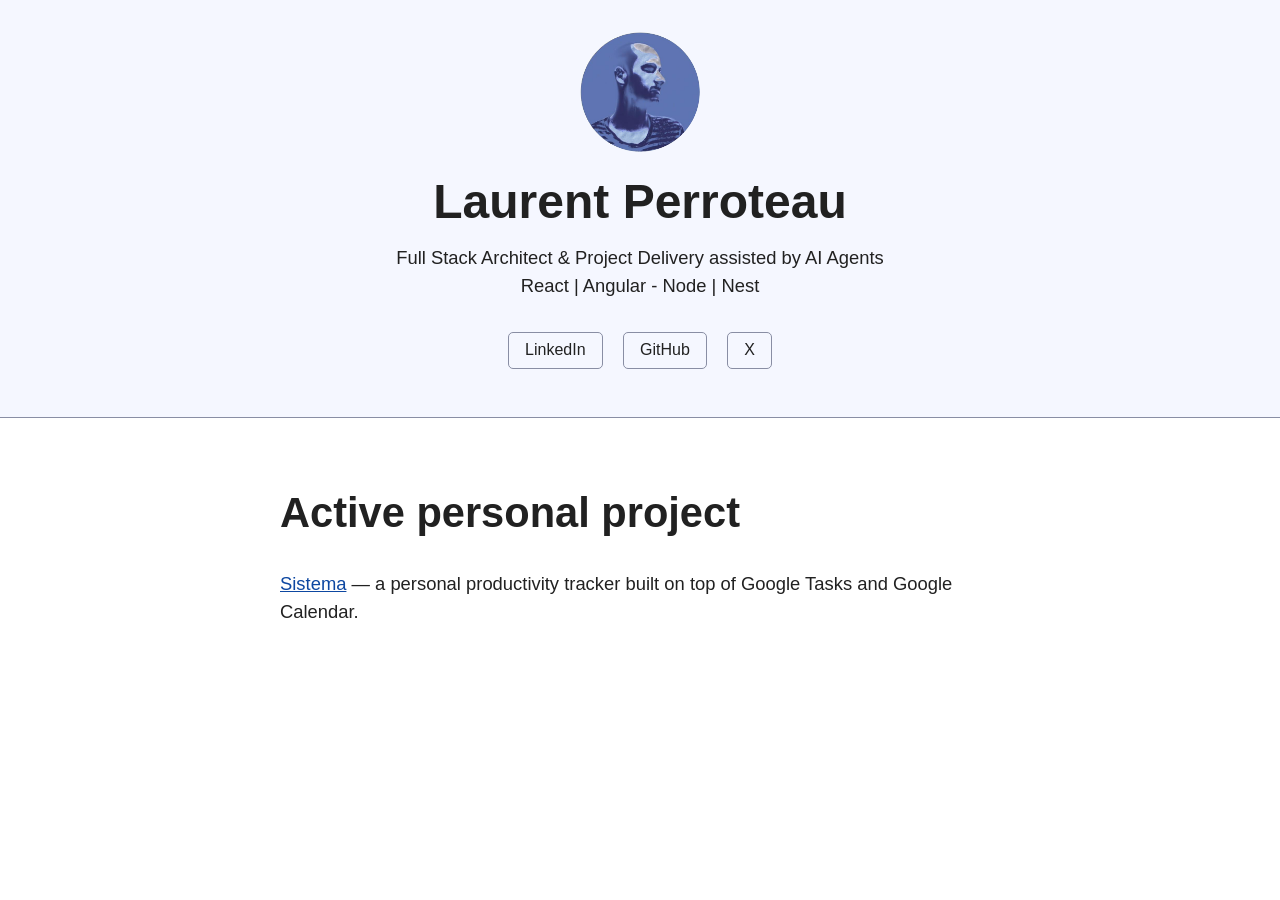
<file: index.html>
<!DOCTYPE html>
<html lang="en">
  <head>
    <meta charset="utf-8">
    <meta name="viewport" content="width=device-width, initial-scale=1">
    <title>Laurent Perroteau</title>
    <link rel="stylesheet" href="/simple.css">
  </head>
  <body>
    <header>
      <img src="/avatar.jpg" alt="Laurent Perroteau" width="120" height="120" style="border-radius: 50%; margin-top: 2rem">
      <h1>Laurent Perroteau</h1>
      <p>Full Stack Architect &amp; Project Delivery assisted by AI Agents<br>React | Angular - Node | Nest</p>
      <nav>
        <a href="https://www.linkedin.com/in/laurentperroteau" target="_blank" rel="noopener">LinkedIn</a>
        <a href="https://github.com/laurentperroteau" target="_blank" rel="noopener">GitHub</a>
        <a href="https://x.com/l_perroteau" target="_blank" rel="noopener">X</a>
      </nav>
    </header>
    <main>
      <h2>Active personal project</h2>
      <p>
        <a href="/sistema/">Sistema</a> — a personal productivity tracker built on top of
        Google Tasks and Google Calendar.
      </p>
    </main>
  </body>
</html>
</file>
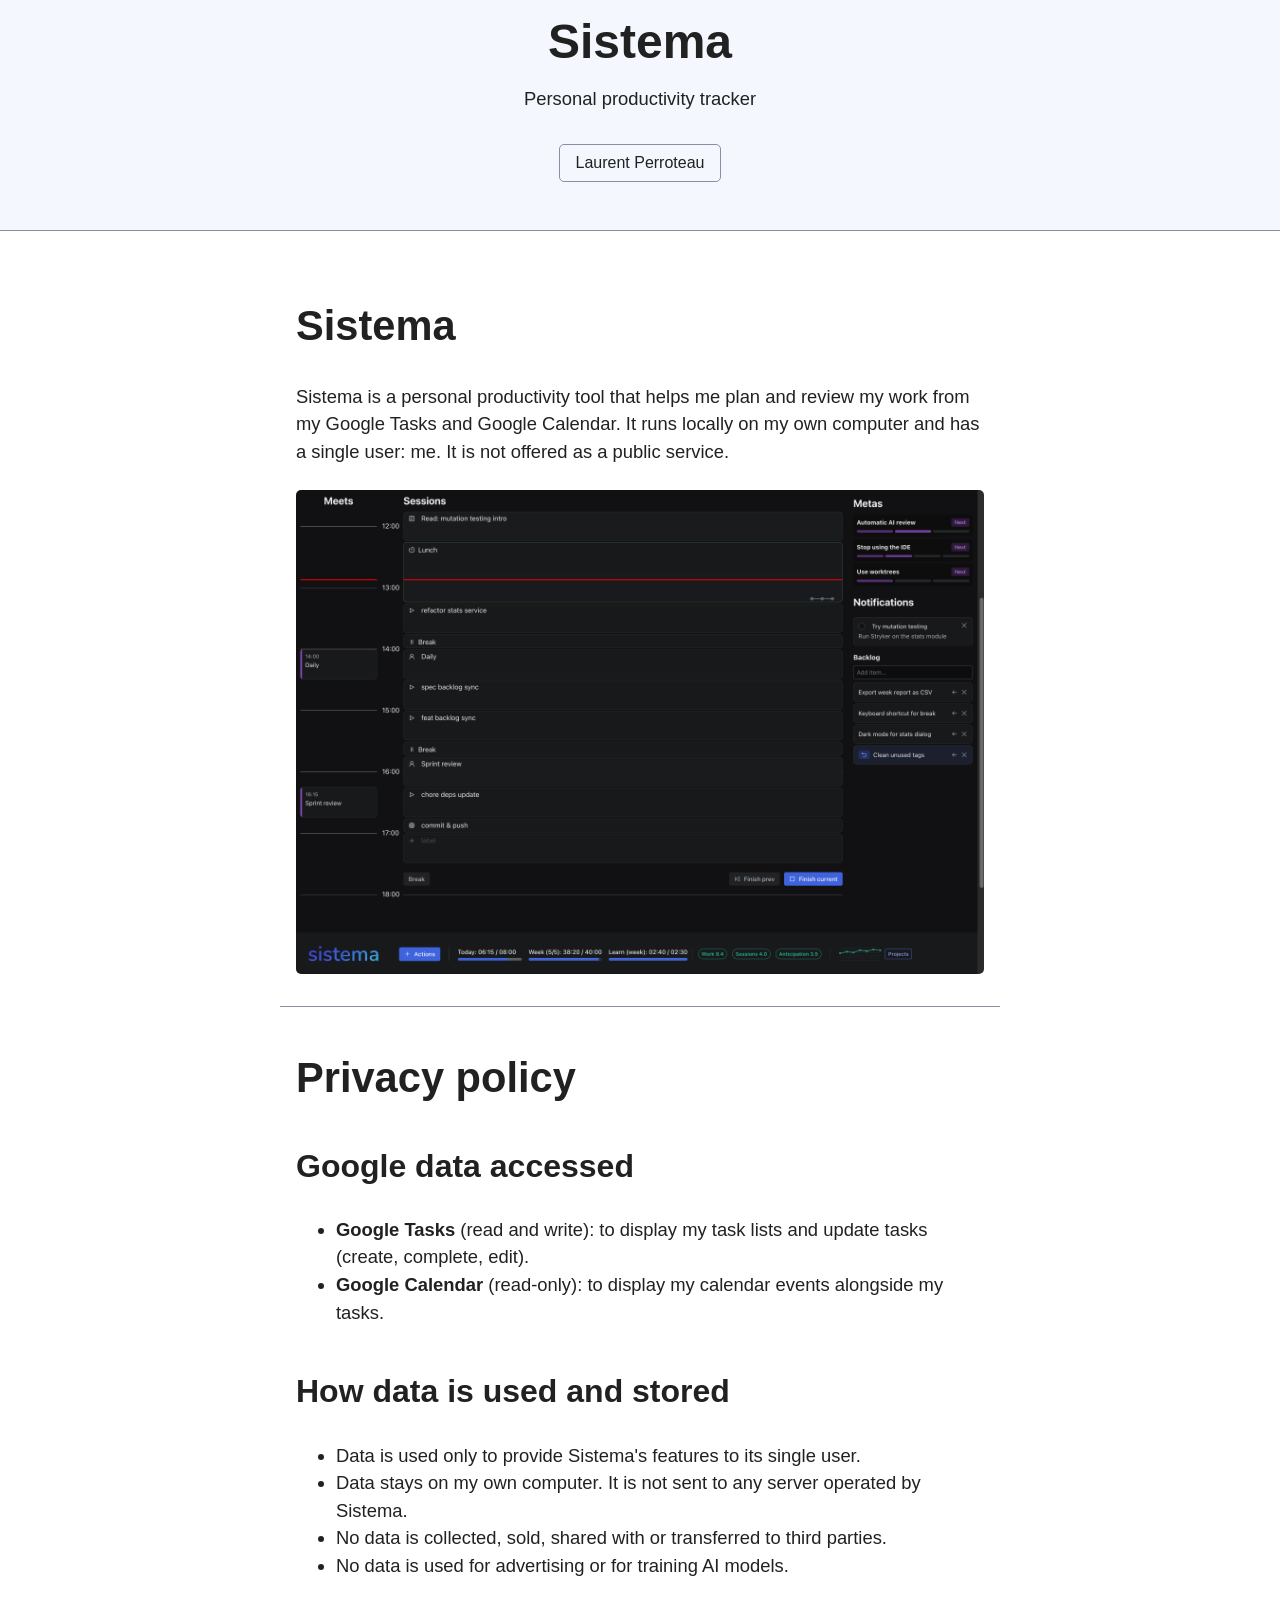
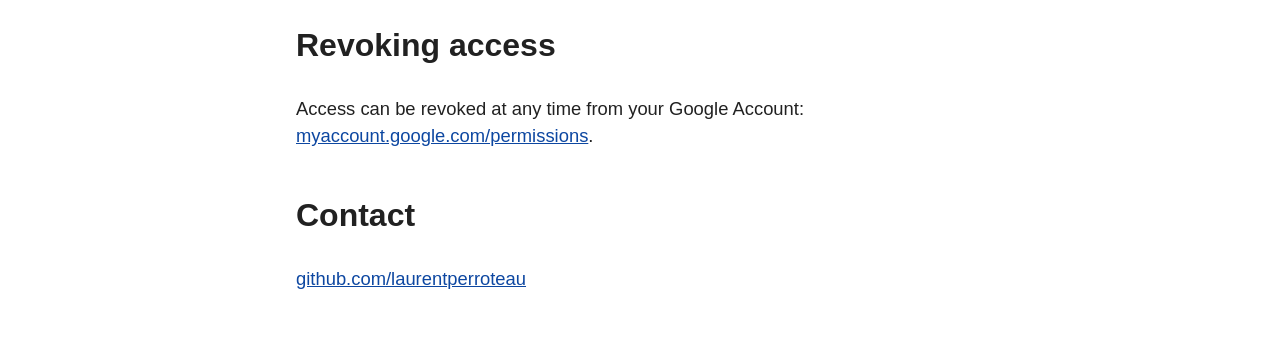
<file: sistema/index.html>
<!DOCTYPE html>
<html lang="en">
  <head>
    <meta charset="utf-8">
    <meta name="viewport" content="width=device-width, initial-scale=1">
    <title>Sistema — Laurent Perroteau</title>
    <link rel="stylesheet" href="/simple.css">
  </head>
  <body>
    <header>
      <h1>Sistema</h1>
      <p>Personal productivity tracker</p>
      <nav>
        <a href="/">Laurent Perroteau</a>
      </nav>
    </header>
    <main>
      <section>
        <h2>Sistema</h2>
        <p>
          Sistema is a personal productivity tool that helps me plan and review my work
          from my Google Tasks and Google Calendar. It runs locally on my own computer
          and has a single user: me. It is not offered as a public service.
        </p>
        <figure><img src="/sistema/screenshot.png" alt="Sistema screenshot" width="1452" height="1022"></figure>
      </section>

      <section>
        <h2>Privacy policy</h2>
        <h3>Google data accessed</h3>
        <ul>
          <li><strong>Google Tasks</strong> (read and write): to display my task lists and update tasks (create, complete, edit).</li>
          <li><strong>Google Calendar</strong> (read-only): to display my calendar events alongside my tasks.</li>
        </ul>
        <h3>How data is used and stored</h3>
        <ul>
          <li>Data is used only to provide Sistema's features to its single user.</li>
          <li>Data stays on my own computer. It is not sent to any server operated by Sistema.</li>
          <li>No data is collected, sold, shared with or transferred to third parties.</li>
          <li>No data is used for advertising or for training AI models.</li>
        </ul>
        <h3>Revoking access</h3>
        <p>
          Access can be revoked at any time from your Google Account:
          <a href="https://myaccount.google.com/permissions" target="_blank" rel="noopener">myaccount.google.com/permissions</a>.
        </p>
        <h3>Contact</h3>
        <p>
          <a href="https://github.com/laurentperroteau" target="_blank" rel="noopener">github.com/laurentperroteau</a>
        </p>
      </section>
    </main>
  </body>
</html>
</file>
<file: simple.css>
/* Simple.css (https://simplecss.org) - MIT License, (c) Kev Quirk */
/* Global variables. */
:root {
  /* Set sans-serif & mono fonts */
  --sans-font: -apple-system, BlinkMacSystemFont, "Avenir Next", Avenir,
    "Nimbus Sans L", Roboto, "Noto Sans", "Segoe UI", Arial, Helvetica,
    "Helvetica Neue", sans-serif;
  --serif-font: ui-serif, Georgia, Cambria, "Times New Roman", Times, serif;
  --mono-font: Consolas, Menlo, Monaco, "Andale Mono", "Ubuntu Mono", monospace;
  --standard-border-radius: 5px;
  --border-width: 1px;

  /* Default (light) theme */
  --bg: #fff;
  --accent-bg: #f5f7ff;
  --text: #212121;
  --text-light: #585858;
  --border: #898EA4;
  --accent: #0d47a1;
  --accent-hover: #1266e2;
  --accent-text: var(--bg);
  --code: #d81b60;
  --preformatted: #444;
  --marked: #ffdd33;
  --disabled: #efefef;
}

/* Dark theme */
@media (prefers-color-scheme: dark) {
  :root {
    color-scheme: dark;
    --bg: #212121;
    --accent-bg: #2b2b2b;
    --text: #dcdcdc;
    --text-light: #ababab;
    --accent: #ffb300;
    --accent-hover: #ffe099;
    --accent-text: var(--bg);
    --code: #f06292;
    --preformatted: #ccc;
    --disabled: #111;
  }
  /* Add a bit of transparency so light media isn't so glaring in dark mode */
  img,
  video {
    opacity: 0.8;
  }
}

/* Reset box-sizing */
*, *::before, *::after {
  box-sizing: border-box;
}

/* Reset default appearance */
textarea,
select,
input,
progress {
  appearance: none;
  -webkit-appearance: none;
  -moz-appearance: none;
}

html {
  /* Set the font globally */
  font-family: var(--sans-font);
  scroll-behavior: smooth;
}

/* Make the body a nice central block */
body {
  color: var(--text);
  background-color: var(--bg);
  font-size: 1.15rem;
  line-height: 1.5;
  display: grid;
  grid-template-columns: 1fr min(45rem, 90%) 1fr;
  margin: 0;
}
body > * {
  grid-column: 2;
}

/* Make the header bg full width, but the content inline with body */
body > header {
  background-color: var(--accent-bg);
  border-bottom: var(--border-width) solid var(--border);
  text-align: center;
  padding: 0 0.5rem 2rem 0.5rem;
  grid-column: 1 / -1;
}

body > header > *:only-child {
  margin-block-start: 2rem;
}

body > header h1 {
  max-width: 1200px;
  margin: 1rem auto;
}

body > header p {
  max-width: 40rem;
  margin: 1rem auto;
}

/* Add a little padding to ensure spacing is correct between content and header nav */
main {
  padding-top: 1.5rem;
}

body > footer {
  margin-top: 4rem;
  padding: 2rem 1rem 1.5rem 1rem;
  color: var(--text-light);
  font-size: 0.9rem;
  text-align: center;
  border-top: var(--border-width) solid var(--border);
}

/* Format headers */
h1 {
  font-size: 3rem;
}

h2 {
  font-size: 2.6rem;
  margin-top: 3rem;
}

h3 {
  font-size: 2rem;
  margin-top: 3rem;
}

h4 {
  font-size: 1.44rem;
}

h5 {
  font-size: 1.15rem;
}

h6 {
  font-size: 0.96rem;
}

p {
  margin: 1.5rem 0;
}

/* Prevent long strings from overflowing container */
p, h1, h2, h3, h4, h5, h6 {
  overflow-wrap: break-word;
}

/* Fix line height when title wraps */
h1,
h2,
h3 {
  line-height: 1.1;
}

/* Reduce header size on mobile */
@media only screen and (max-width: 720px) {
  h1 {
    font-size: 2.5rem;
  }

  h2 {
    font-size: 2.1rem;
  }

  h3 {
    font-size: 1.75rem;
  }

  h4 {
    font-size: 1.25rem;
  }
}

/* Format links & buttons */
a,
a:visited {
  color: var(--accent);
}

a:hover {
  text-decoration: none;
}

button,
.button,
a.button, /* extra specificity to override a */
input[type="submit"],
input[type="reset"],
input[type="button"] {
  border: var(--border-width) solid var(--accent);
  background-color: var(--accent);
  color: var(--accent-text);
  padding: 0.5em;
  text-decoration: none;
  line-height: normal;
}

.button[aria-disabled="true"], 
input:disabled,
textarea:disabled,
select:disabled,
button[disabled] {
  cursor: not-allowed;
  background-color: var(--disabled);
  border-color: var(--disabled);
  color: var(--text-light);
}

input[type="range"] {
  padding: 0;
}

/* Set the cursor to '?' on an abbreviation and style the abbreviation to show that there is more information underneath */
abbr[title] {
  cursor: help;
  text-decoration-line: underline;
  text-decoration-style: dotted;
}

button:enabled:hover,
.button:not([aria-disabled="true"]):hover,
input[type="submit"]:enabled:hover,
input[type="reset"]:enabled:hover,
input[type="button"]:enabled:hover {
  background-color: var(--accent-hover);
  border-color: var(--accent-hover);
  cursor: pointer;
}

.button:focus-visible,
button:focus-visible:where(:enabled),
input:enabled:focus-visible:where(
  [type="submit"],
  [type="reset"],
  [type="button"]
) {
  outline: 2px solid var(--accent);
  outline-offset: 1px;
}

/* Format navigation */
header nav {
  font-size: 1rem;
  line-height: 2;
  padding: 1rem 0 0 0;
}

/* Use flexbox to allow items to wrap, as needed */
header nav ul,
header nav ol {
  align-content: space-around;
  align-items: center;
  display: flex;
  flex-direction: row;
  flex-wrap: wrap;
  justify-content: center;
  list-style-type: none;
  margin: 0;
  padding: 0;
}

/* List items are inline elements, make them behave more like blocks */
header nav ul li,
header nav ol li {
  display: inline-block;
}

header nav a,
header nav a:visited {
  margin: 0 0.5rem 1rem 0.5rem;
  border: var(--border-width) solid var(--border);
  border-radius: var(--standard-border-radius);
  color: var(--text);
  display: inline-block;
  padding: 0.1rem 1rem;
  text-decoration: none;
}

header nav a:hover,
header nav a.current,
header nav a[aria-current="page"],
header nav a[aria-current="true"] {
  background: var(--bg);
  border-color: var(--accent);
  color: var(--accent);
  cursor: pointer;
}

/* Reduce nav side on mobile */
@media only screen and (max-width: 720px) {
  header nav a {
    border: none;
    padding: 0;
    text-decoration: underline;
    line-height: 1;
  }

  header nav a.current {
    background: none;
  }
}

/* Consolidate box styling */
aside, details, pre, progress {
  background-color: var(--accent-bg);
  border: var(--border-width) solid var(--border);
  border-radius: var(--standard-border-radius);
  margin-bottom: 1rem;
}

aside {
  font-size: 1rem;
  width: 30%;
  padding: 0 15px;
  margin-inline-start: 15px;
  float: right;
}
*[dir="rtl"] aside {
  float: left;
}

/* Make aside full-width on mobile */
@media only screen and (max-width: 720px) {
  aside {
    width: 100%;
    float: none;
    margin-inline-start: 0;
  }
}

article, fieldset, dialog {
  border: var(--border-width) solid var(--border);
  padding: 1rem;
  border-radius: var(--standard-border-radius);
  margin-bottom: 1rem;
}

article h2:first-child,
section h2:first-child,
article h3:first-child,
section h3:first-child {
  margin-top: 1rem;
}

section {
  border-top: var(--border-width) solid var(--border);
  border-bottom: var(--border-width) solid var(--border);
  padding: 2rem 1rem;
  margin: 3rem 0;
}

/* Don't double separators when chaining sections */
section + section,
section:first-child {
  border-top: 0;
  padding-top: 0;
}

section + section {
  margin-top: 0;
}

section:last-child {
  border-bottom: 0;
  padding-bottom: 0;
}

details {
  padding: 0.7rem 1rem;
}

summary {
  cursor: pointer;
  font-weight: bold;
  padding: 0.7rem 1rem;
  margin: -0.7rem -1rem;
  word-break: break-word;
}

details[open] > summary + * {
  margin-top: 0;
}

details[open] > summary {
  margin-bottom: 0.5rem;
}

details[open] > :last-child {
  margin-bottom: 0;
}

details h2:first-of-type {
  margin-top: 0;
}

/* Format tables */
table {
  border-collapse: collapse;
  margin: 1.5rem 0;
}

figure > table {
  width: max-content;
  margin: 0;
}

td,
th {
  border: var(--border-width) solid var(--border);
  text-align: start;
  padding: 0.5rem;
}

th {
  background-color: var(--accent-bg);
  font-weight: bold;
}

tr:nth-child(even) {
  /* Set every other cell slightly darker. Improves readability. */
  background-color: var(--accent-bg);
}

table caption {
  font-weight: bold;
  margin-bottom: 0.5rem;
}

/* Format forms */
textarea,
select,
input,
button,
.button {
  font-size: inherit;
  font-family: inherit;
  padding: 0.5em;
  margin-bottom: 0.5rem;
  border-radius: var(--standard-border-radius);
  box-shadow: none;
  max-width: 100%;
  display: inline-block;
}
textarea,
select,
input {
  color: var(--text);
  background-color: var(--bg);
  border: var(--border-width) solid var(--border);
}
label {
  display: block;
}
textarea:not([cols]) {
  width: 100%;
}

/* Add arrow to drop-down */
select:not([multiple]) {
  background-image: linear-gradient(45deg, transparent 49%, var(--text) 51%),
    linear-gradient(135deg, var(--text) 51%, transparent 49%);
  background-position: calc(100% - 15px), calc(100% - 10px);
  background-size: 5px 5px, 5px 5px;
  background-repeat: no-repeat;
  padding-inline-end: 25px;
}
*[dir="rtl"] select:not([multiple]) {
  background-position: 10px, 15px;
}

/* checkbox and radio button style */
input[type="checkbox"],
input[type="radio"] {
  vertical-align: middle;
  position: relative;
  width: min-content;
}

input[type="checkbox"] + label,
input[type="radio"] + label {
  display: inline-block;
}

input[type="radio"] {
  border-radius: 100%;
}

input[type="checkbox"]:checked,
input[type="radio"]:checked {
  background-color: var(--accent);
}

input[type="checkbox"]:checked::after {
  /* Creates a rectangle with colored right and bottom borders which is rotated to look like a check mark */
  content: " ";
  width: 0.2em;
  height: 0.4em;
  border-radius: 0;
  position: absolute;
  top: 0.04em;
  left: 0.18em;
  background-color: transparent;
  border-right: solid var(--bg) 0.08em;
  border-bottom: solid var(--bg) 0.08em;
  font-size: 1.8em;
  transform: rotate(45deg);
}
input[type="radio"]:checked::after {
  /* creates a colored circle for the checked radio button  */
  content: " ";
  width: 0.3em;
  height: 0.3em;
  border-radius: 100%;
  position: absolute;
  top: 0.125em;
  background-color: var(--bg);
  left: 0.125em;
  font-size: 1.8em;
}

/* Makes input fields wider on smaller screens */
@media only screen and (max-width: 720px) {
  textarea,
  select,
  input {
    width: 100%;
  }
}

/* Set a height for color input */
input[type="color"] {
  height: 2.5rem;
  padding:  0.2rem;
}

/* do not show border around file selector button */
input[type="file"] {
  border: 0;
}

/* Misc body elements */
hr {
  border: none;
  height: var(--border-width);
  background: var(--border);
  margin: 1rem auto;
}

mark {
  padding: 2px 5px;
  border-radius: var(--standard-border-radius);
  background-color: var(--marked);
  color: black;
}

mark a {
  color: var(--accent);
}

img,
video {
  max-width: 100%;
  height: auto;
  border-radius: var(--standard-border-radius);
}

figure {
  margin: 0;
  display: block;
  overflow-x: auto;
}

figure > img,
figure > picture > img {
  display: block;
  margin-inline: auto;
}

figcaption {
  position: sticky;
  left: 0;
  text-align: center;
  font-size: 0.9rem;
  color: var(--text-light);
  margin-block: 1rem;
}

blockquote {
  margin-inline-start: 2rem;
  margin-inline-end: 0;
  margin-block: 2rem;
  padding: 0.4rem 0.8rem;
  border-inline-start: 0.35rem solid var(--accent);
  color: var(--text-light);
  font-style: italic;
}

cite {
  font-size: 0.9rem;
  color: var(--text-light);
  font-style: normal;
}

dt {
    color: var(--text-light);
}

/* Use mono font for code elements */
code,
pre,
pre span,
kbd,
samp {
  font-family: var(--mono-font);
  color: var(--code);
}

kbd {
  color: var(--preformatted);
  border: var(--border-width) solid var(--preformatted);
  border-bottom: 3px solid var(--preformatted);
  border-radius: var(--standard-border-radius);
  padding: 0.1rem 0.4rem;
}

pre {
  padding: 1rem 1.4rem;
  max-width: 100%;
  overflow: auto;
  color: var(--preformatted);
}

/* Fix embedded code within pre */
pre code {
  color: var(--preformatted);
  background: none;
  margin: 0;
  padding: 0;
}

/* Progress bars */
/* Declarations are repeated because you */
/* cannot combine vendor-specific selectors */
progress {
  width: 100%;
}

progress:indeterminate {
  background-color: var(--accent-bg);
}

progress::-webkit-progress-bar {
  border-radius: var(--standard-border-radius);
  background-color: var(--accent-bg);
}

progress::-webkit-progress-value {
  border-radius: var(--standard-border-radius);
  background-color: var(--accent);
}

progress::-moz-progress-bar {
  border-radius: var(--standard-border-radius);
  background-color: var(--accent);
  transition-property: width;
  transition-duration: 0.3s;
}

progress:indeterminate::-moz-progress-bar {
  background-color: var(--accent-bg);
}

dialog {
  background-color: var(--bg);
  max-width: 40rem;
  margin: auto;
}

dialog::backdrop {
  background-color: var(--bg);
  opacity: 0.8;
}

dialog h2:first-of-type {
  margin-top: 0;
}

@media only screen and (max-width: 720px) {
  dialog {
    max-width: calc(100vw - 2rem);
  }
}

/* Superscript & Subscript */
/* Prevent scripts from affecting line-height. */
sup, sub {
  vertical-align: baseline;
  position: relative;
}

sup {
  top: -0.4em;
}

sub { 
  top: 0.3em; 
}

/* Classes for notices */
.notice {
  background: var(--accent-bg);
  border: var(--border-width) solid var(--border);
  border-radius: var(--standard-border-radius);
  padding: 1.5rem;
  margin: 2rem 0;
}

div.notice p:first-of-type {
	margin-top: 0;
}

div.notice p:last-of-type {
	margin-bottom: 0;
}

/* Print */
@media print {
  @page {
    margin: 1cm;
  }
  body {
    display: block;
  }
  body > header {
    background-color: unset;
  }
  body > header nav,
  body > footer {
    display: none;
  }
  article {
    border: none;
    padding: 0;
  }
  a[href^="http"]::after {
    content: " <" attr(href) ">";
  }
  abbr[title]:after {
    content: " (" attr(title) ")";
  }
  a {
    text-decoration: none;
  }
  p {
    widows: 3;
    orphans: 3;
  }
  hr {
    border-top: var(--border-width) solid var(--border);
  }
  mark {
    border: var(--border-width) solid var(--border);
  }
  figure {
    break-inside: avoid;
  }
  pre code {
    white-space: pre-wrap;
  }
}
</file>
